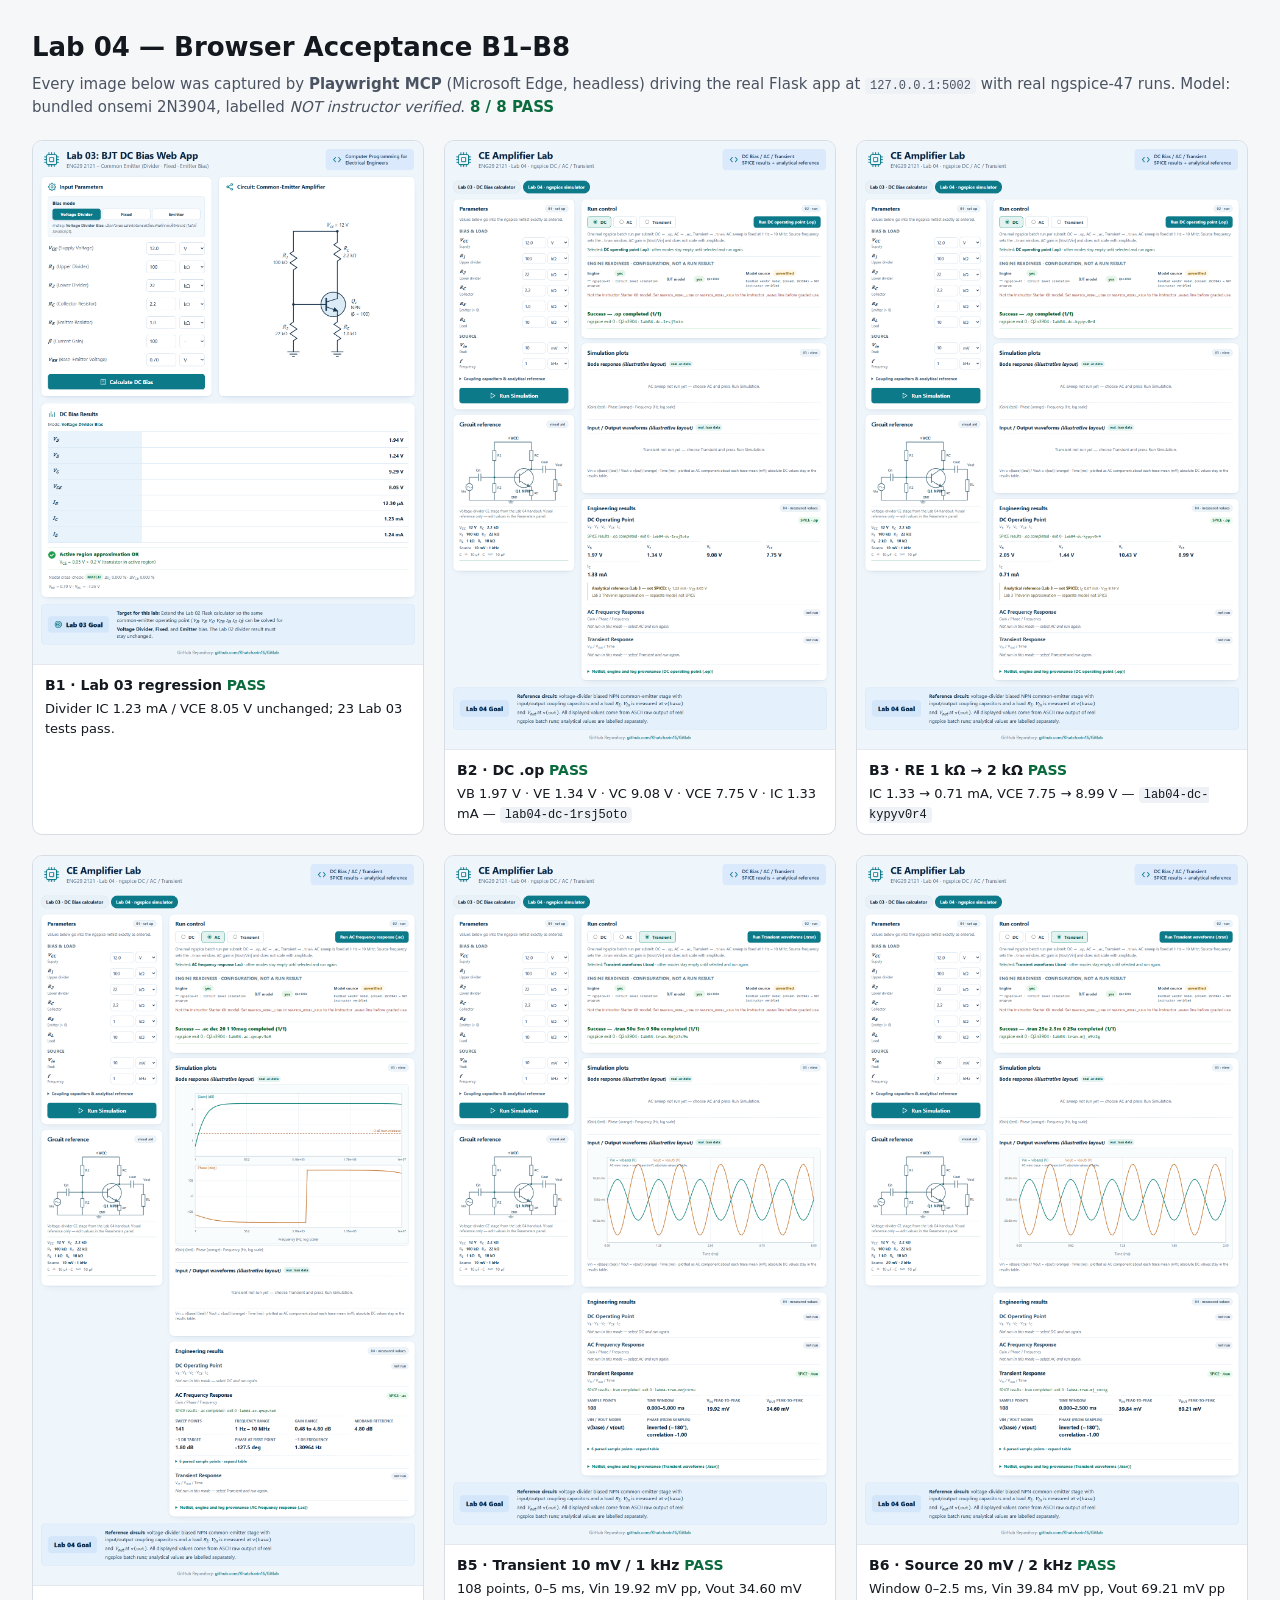
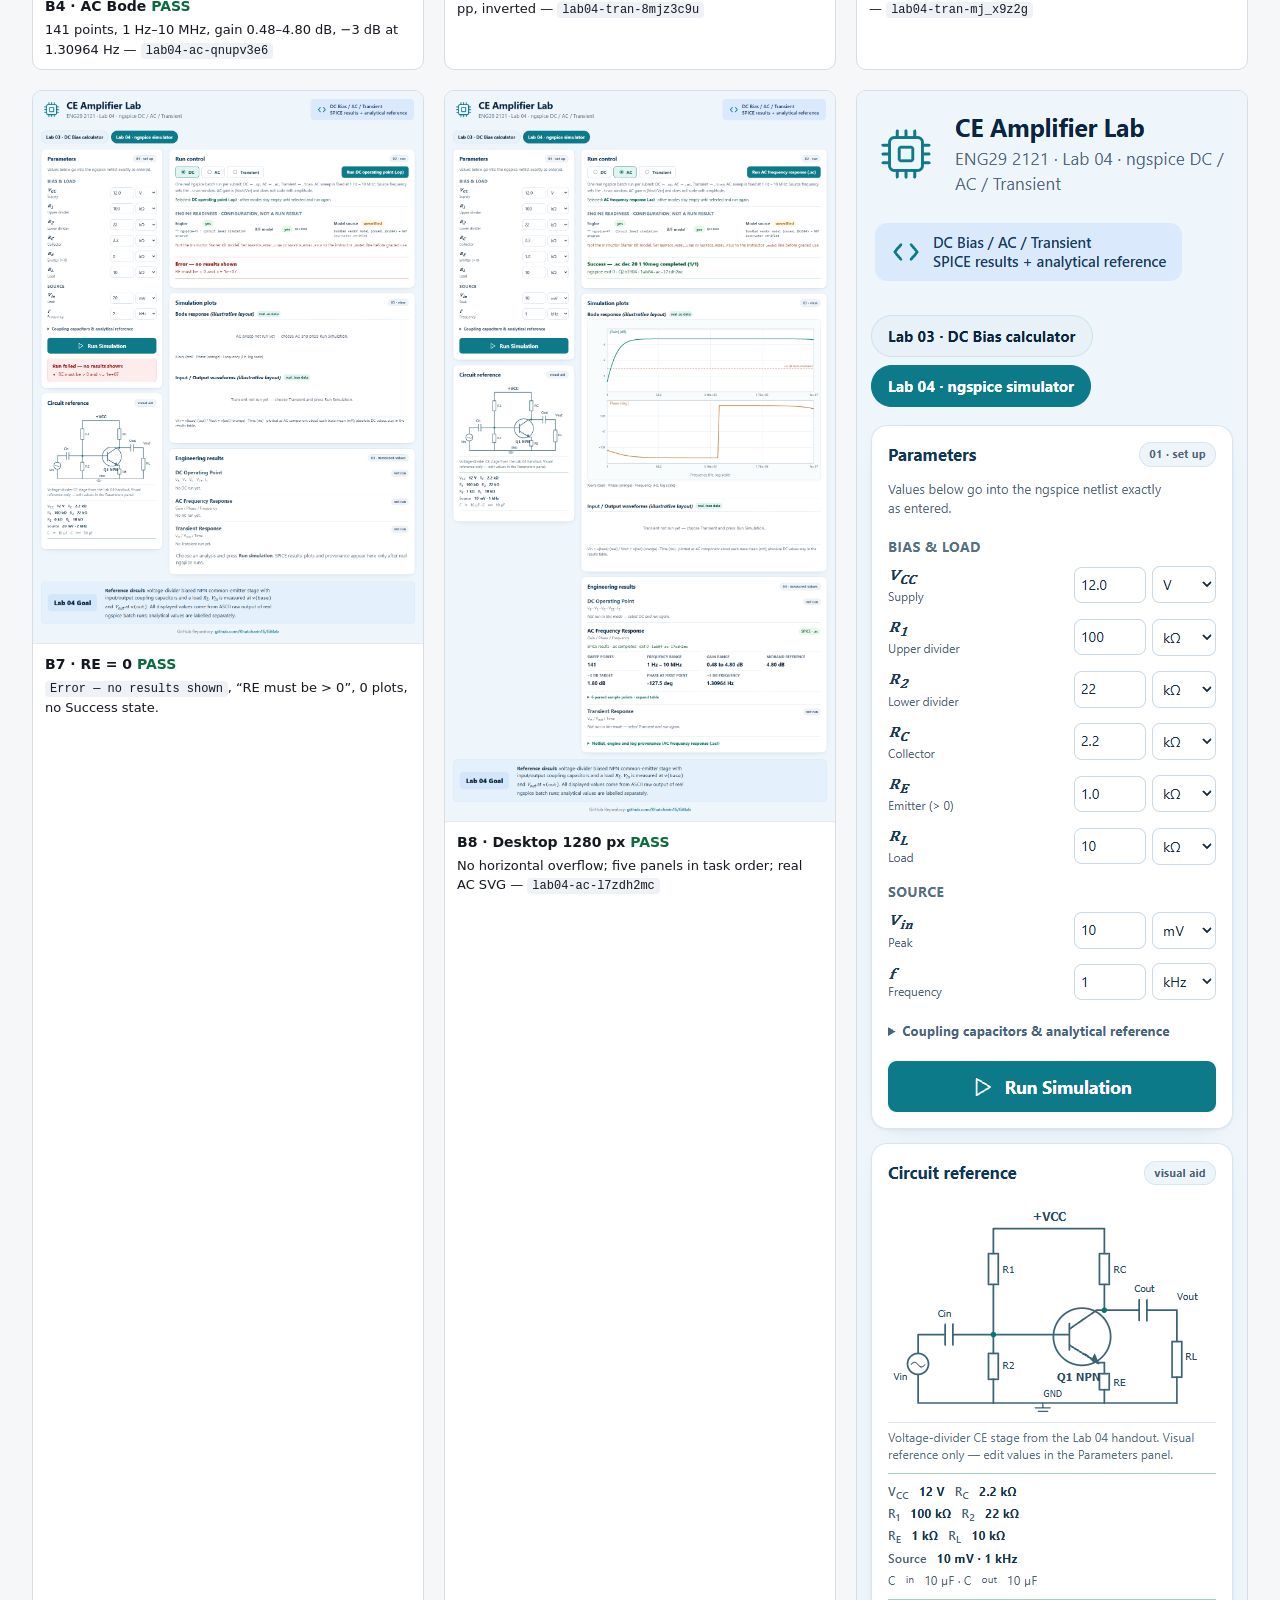
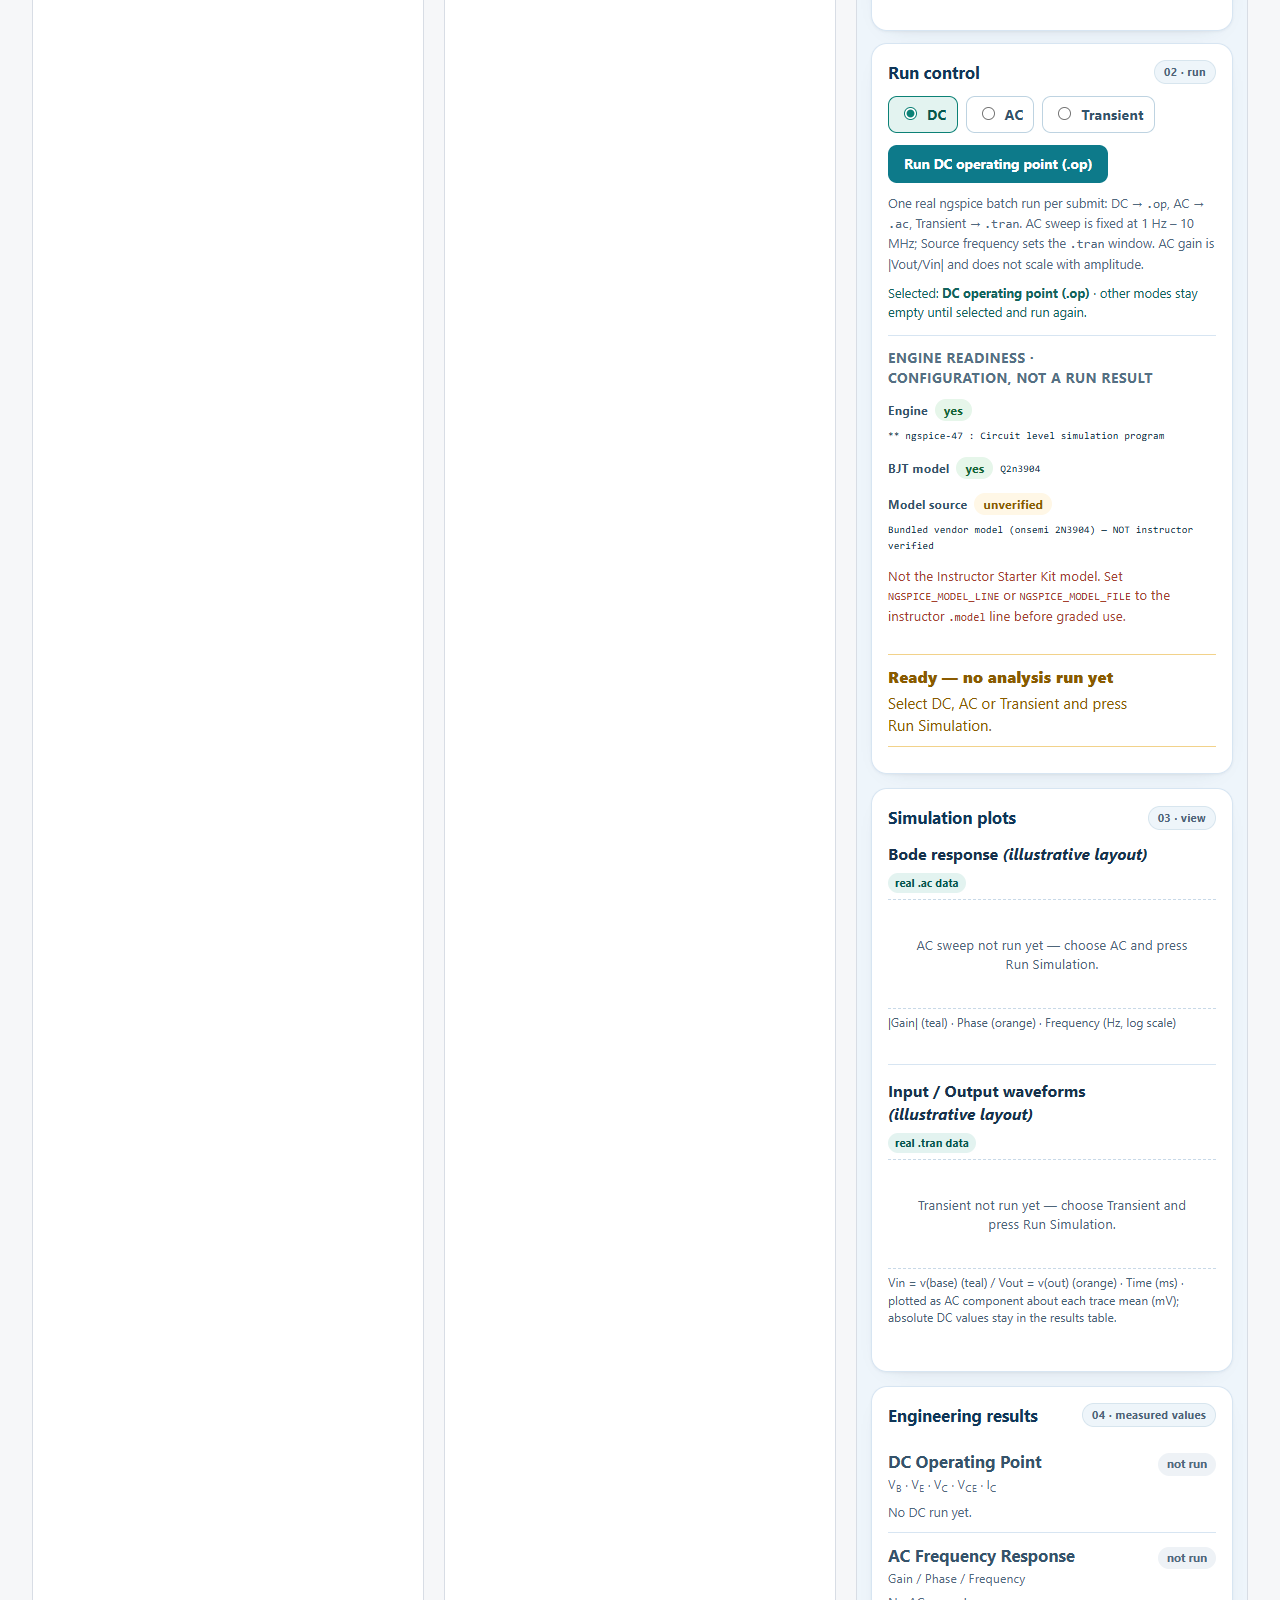
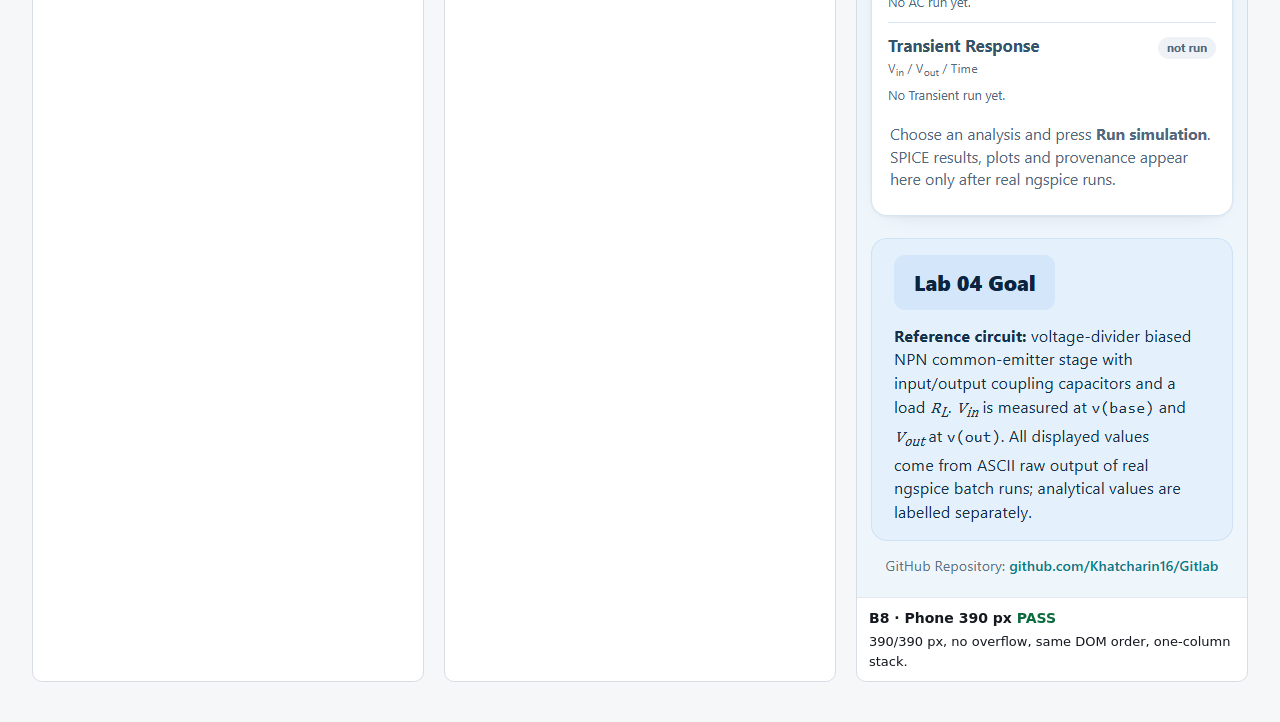
<file: docs/evidence/submission/contact-sheet.html>
<!doctype html>
<html lang="en">
<head>
<meta charset="utf-8">
<title>Lab 04 — Browser acceptance B1–B8 (Playwright MCP)</title>
<style>
  :root { color-scheme: light; }
  body { margin: 0; padding: 28px 32px 40px; font: 15px/1.5 Segoe UI, system-ui, sans-serif; color: #14181f; background: #f6f7f9; }
  h1 { font-size: 26px; margin: 0 0 6px; }
  p.sub { margin: 0 0 22px; color: #4a5361; }
  .grid { display: grid; grid-template-columns: repeat(3, 1fr); gap: 20px; }
  figure { margin: 0; background: #fff; border: 1px solid #d8dde5; border-radius: 10px; overflow: hidden; }
  figure img { display: block; width: 100%; height: auto; border-bottom: 1px solid #e5e9ef; }
  figcaption { padding: 10px 12px; font-size: 13px; }
  figcaption b { display: block; font-size: 14px; margin-bottom: 3px; }
  code { font: 12px/1.4 Consolas, monospace; background: #eef1f6; padding: 1px 5px; border-radius: 4px; }
  .pass { color: #0a6b3d; font-weight: 600; }
</style>
</head>
<body>
  <h1>Lab 04 — Browser Acceptance B1–B8</h1>
  <p class="sub">Every image below was captured by <b>Playwright MCP</b> (Microsoft Edge, headless) driving the real Flask app at <code>127.0.0.1:5002</code> with real ngspice-47 runs. Model: bundled onsemi 2N3904, labelled <i>NOT instructor verified</i>. <span class="pass">8 / 8 PASS</span></p>
  <div class="grid">
    <figure><img src="../tooling-playwright/B1-lab03.png" alt="Lab 03 page"><figcaption><b>B1 · Lab 03 regression <span class="pass">PASS</span></b>Divider IC 1.23 mA / VCE 8.05 V unchanged; 23 Lab 03 tests pass.</figcaption></figure>
    <figure><img src="../tooling-playwright/B2-dc.png" alt="DC operating point"><figcaption><b>B2 · DC .op <span class="pass">PASS</span></b>VB 1.97 V · VE 1.34 V · VC 9.08 V · VCE 7.75 V · IC 1.33 mA — <code>lab04-dc-1rsj5oto</code></figcaption></figure>
    <figure><img src="../tooling-playwright/B3-re2k.png" alt="RE changed"><figcaption><b>B3 · RE 1 kΩ → 2 kΩ <span class="pass">PASS</span></b>IC 1.33 → 0.71 mA, VCE 7.75 → 8.99 V — <code>lab04-dc-kypyv0r4</code></figcaption></figure>
    <figure><img src="../tooling-playwright/B4-ac.png" alt="Bode plot"><figcaption><b>B4 · AC Bode <span class="pass">PASS</span></b>141 points, 1 Hz–10 MHz, gain 0.48–4.80 dB, −3 dB at 1.30964 Hz — <code>lab04-ac-qnupv3e6</code></figcaption></figure>
    <figure><img src="../tooling-playwright/B5-tran.png" alt="Transient waveform"><figcaption><b>B5 · Transient 10 mV / 1 kHz <span class="pass">PASS</span></b>108 points, 0–5 ms, Vin 19.92 mV pp, Vout 34.60 mV pp, inverted — <code>lab04-tran-8mjz3c9u</code></figcaption></figure>
    <figure><img src="../tooling-playwright/B6-source.png" alt="Source changed"><figcaption><b>B6 · Source 20 mV / 2 kHz <span class="pass">PASS</span></b>Window 0–2.5 ms, Vin 39.84 mV pp, Vout 69.21 mV pp — <code>lab04-tran-mj_x9z2g</code></figcaption></figure>
    <figure><img src="../tooling-playwright/B7-error.png" alt="Validation error"><figcaption><b>B7 · RE = 0 <span class="pass">PASS</span></b><code>Error — no results shown</code>, “RE must be &gt; 0”, 0 plots, no Success state.</figcaption></figure>
    <figure><img src="../tooling-playwright/B8-desktop-1280.png" alt="Desktop layout"><figcaption><b>B8 · Desktop 1280 px <span class="pass">PASS</span></b>No horizontal overflow; five panels in task order; real AC SVG — <code>lab04-ac-l7zdh2mc</code></figcaption></figure>
    <figure><img src="../tooling-playwright/B8-mobile-390.png" alt="Mobile layout"><figcaption><b>B8 · Phone 390 px <span class="pass">PASS</span></b>390/390 px, no overflow, same DOM order, one-column stack.</figcaption></figure>
  </div>
</body>
</html>
</file>
